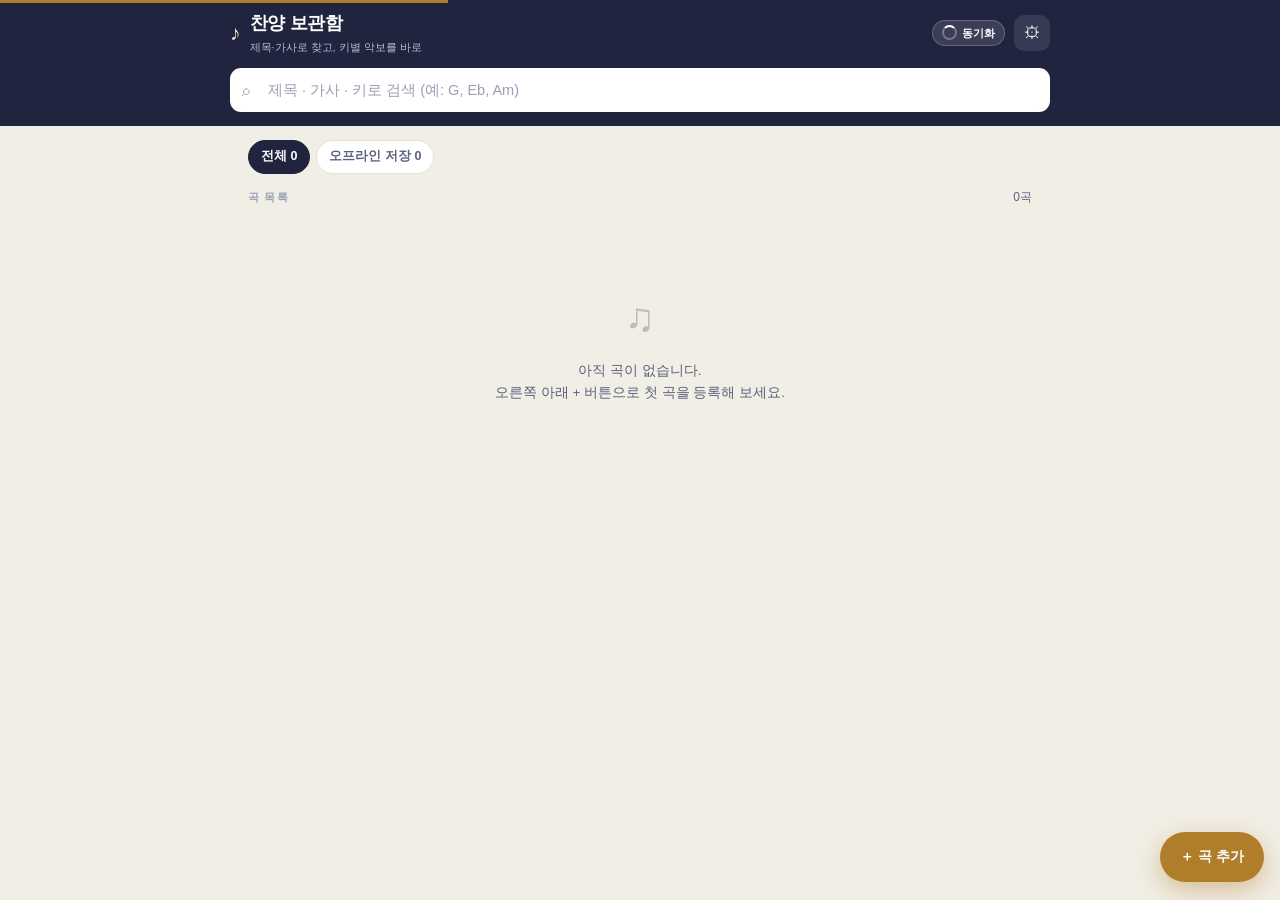
<file: docs/index.html>
<!doctype html>
<html lang="ko">
<head>
<meta charset="utf-8">
<meta name="viewport" content="width=device-width,initial-scale=1,viewport-fit=cover">
<meta name="theme-color" content="#20243F">
<meta name="description" content="찬양 악보와 가사를 제목·가사로 검색하고, 키별 악보를 바로 꺼내 보는 보관함. 저장해 둔 곡은 인터넷 없이도 열립니다.">
<title>찬양 보관함</title>

<link rel="manifest" href="manifest.webmanifest">
<link rel="icon" href="icons/favicon.png">
<link rel="apple-touch-icon" sizes="180x180" href="icons/Icon-180.png">
<meta name="apple-mobile-web-app-capable" content="yes">
<meta name="mobile-web-app-capable" content="yes">
<meta name="apple-mobile-web-app-status-bar-style" content="black-translucent">
<meta name="apple-mobile-web-app-title" content="찬양 보관함">

<meta property="og:type" content="website">
<meta property="og:title" content="찬양 보관함">
<meta property="og:description" content="제목·가사로 찾고, 키별 악보를 바로 꺼내 보는 찬양 보관함">
<meta property="og:image" content="icons/Icon-512.png">
<meta name="og:image:width" content="512">

<link rel="stylesheet" href="assets/app.css">
</head>
<body>
  <div id="prog"></div>
  <header id="hd" class="hd"></header>
  <main id="app" class="wrap"></main>
  <div id="fab"></div>
  <div id="viewer"></div>
  <div id="toast"></div>

  <script src="vendor/supabase.js"></script>
  <script src="config.js"></script>
  <script src="assets/db.js"></script>
  <script src="assets/app.js"></script>
</body>
</html>
</file>
<file: docs/assets/app.css>
/* 찬양 보관함 — 네이비 + 브라스(금색) 테마 (기존 앱 팔레트 유지) */
:root{
  --ink:#20243F; --ink-soft:#5B607D; --ink-faint:#9A9FB5;
  --paper:#FAF8F3; --bg:#F1EEE5; --surface:#fff;
  --brass:#B07D2B; --brass-soft:#F0E3C8; --brass-deep:#8C6018;
  --line:#E7E2D6; --line-soft:#EFEBE1;
  --danger:#A8423A; --ok:#3F7A52;
  --shadow:0 1px 2px rgba(32,36,63,.06), 0 6px 18px rgba(32,36,63,.06);
  --r:14px;
}
*{box-sizing:border-box}
html,body{margin:0;padding:0}
body{
  background:var(--bg); color:var(--ink);
  font:15px/1.55 -apple-system,BlinkMacSystemFont,"Apple SD Gothic Neo","Pretendard",
       "Malgun Gothic","맑은 고딕",Segoe UI,Roboto,sans-serif;
  -webkit-text-size-adjust:100%;
  overscroll-behavior-y:none;
}
button,input,textarea,select{font:inherit;color:inherit}
button{cursor:pointer;border:none;background:none}
a{color:var(--brass-deep)}

/* ── 헤더 ───────────────────────────────────────────────────────────── */
.hd{
  position:sticky; top:0; z-index:50; background:var(--ink); color:#fff;
  padding:calc(10px + env(safe-area-inset-top)) 16px 14px;
}
.hd-row{display:flex;align-items:center;gap:9px;max-width:820px;margin:0 auto}
.hd-note{font-size:21px;color:var(--brass-soft);line-height:1}
.hd-t{font-size:18px;font-weight:800;letter-spacing:-.3px}
.hd-s{font-size:11px;color:#B9B9CC;margin-top:1px}
.hd-grow{flex:1;min-width:0}
.hd-btn{
  width:36px;height:36px;border-radius:10px;display:grid;place-items:center;
  color:#fff;font-size:17px;background:rgba(255,255,255,.10);
}
.hd-btn:active{background:rgba(255,255,255,.22)}
.badge{
  display:inline-flex;align-items:center;gap:5px;padding:4px 9px;border-radius:999px;
  font-size:10.5px;font-weight:700;white-space:nowrap;
  background:rgba(255,255,255,.12);border:1px solid rgba(255,255,255,.22);color:#fff;
}
.badge.live{background:rgba(63,122,82,.28);border-color:rgba(120,220,150,.45)}
.badge .dot{width:6px;height:6px;border-radius:50%;background:currentColor}
.badge.live .dot{background:#7FE0A0;animation:pulse 2s ease-in-out infinite}
@keyframes pulse{0%,100%{opacity:1}50%{opacity:.35}}

.search{position:relative;margin:12px auto 0;max-width:820px}
.search input{
  width:100%;padding:11px 38px 11px 38px;border:none;border-radius:11px;
  background:#fff;color:var(--ink);font-size:14.5px;
}
.search input::placeholder{color:var(--ink-faint)}
.search .ico{position:absolute;left:12px;top:50%;transform:translateY(-50%);
  color:var(--ink-faint);font-size:15px;pointer-events:none}
.search .clr{position:absolute;right:6px;top:50%;transform:translateY(-50%);
  width:28px;height:28px;border-radius:8px;color:var(--ink-faint);font-size:16px}

/* ── 레이아웃 ───────────────────────────────────────────────────────── */
.wrap{max-width:820px;margin:0 auto;padding:14px 14px calc(96px + env(safe-area-inset-bottom))}
.bar{display:flex;align-items:center;justify-content:space-between;gap:10px;padding:2px 4px 10px}
.bar h2{margin:0;font-size:11px;font-weight:800;letter-spacing:1.2px;color:var(--ink-faint)}
.bar .cnt{font-size:12px;color:var(--ink-soft)}

.chips{display:flex;gap:6px;overflow-x:auto;padding:0 4px 12px;scrollbar-width:none}
.chips::-webkit-scrollbar{display:none}
.chip{
  flex:0 0 auto;padding:6px 12px;border-radius:999px;font-size:12.5px;font-weight:600;
  background:var(--surface);border:1px solid var(--line);color:var(--ink-soft);
}
.chip[aria-pressed="true"]{background:var(--ink);border-color:var(--ink);color:#fff}
.chips.wrap{flex-wrap:wrap;overflow:visible;padding:0 0 10px}
.arr .step button{font-size:11px;line-height:1;padding:0 2px;color:var(--ink-faint)}

.card{background:var(--surface);border:1px solid var(--line);border-radius:var(--r);box-shadow:var(--shadow)}
.list{display:flex;flex-direction:column;gap:8px}
.item{display:flex;align-items:center;gap:12px;width:100%;text-align:left;padding:13px 14px;
  background:var(--surface);border:1px solid var(--line);border-radius:var(--r);box-shadow:var(--shadow)}
.item:active{background:var(--paper)}
.item .ttl{display:block;font-size:15.5px;font-weight:700;letter-spacing:-.2px;
  overflow:hidden;text-overflow:ellipsis;white-space:nowrap}
.item .sub{display:flex;align-items:center;gap:7px;margin-top:5px;flex-wrap:wrap}
.item .cmp{font-size:11.5px;color:var(--ink-soft);max-width:45%;
  overflow:hidden;text-overflow:ellipsis;white-space:nowrap}
.item .arrow{color:var(--ink-faint);font-size:18px;flex:0 0 auto}
.hit{margin-top:6px;font-size:11.5px;color:var(--ink-soft);line-height:1.5;
  display:-webkit-box;-webkit-line-clamp:2;-webkit-box-orient:vertical;overflow:hidden}
.hit mark{background:var(--brass-soft);color:var(--brass-deep);border-radius:3px;padding:0 1px}

.k{display:inline-block;padding:2px 7px;border-radius:6px;font-size:10.5px;font-weight:800;
  background:var(--brass-soft);color:var(--brass-deep);border:1px solid #E4D3AE}
.k.on{background:var(--brass);color:#fff;border-color:var(--brass)}
.save-dot{font-size:11px;color:var(--ok);font-weight:700}

.empty{text-align:center;padding:70px 26px;color:var(--ink-soft)}
.empty .big{font-size:40px;opacity:.35}
.empty p{margin:12px 0 0;font-size:13.5px;line-height:1.6;white-space:pre-line}

/* ── 상세 ───────────────────────────────────────────────────────────── */
.sec{margin-bottom:16px;padding:16px}
.sec-h{display:flex;align-items:center;justify-content:space-between;gap:10px;margin-bottom:12px}
.sec-h h3{margin:0;font-size:11px;font-weight:800;letter-spacing:1.2px;color:var(--ink-faint)}
.title-xl{font-size:23px;font-weight:800;letter-spacing:-.5px;margin:0 0 6px}
.meta-row{font-size:13px;color:var(--ink-soft)}
.tags{display:flex;flex-wrap:wrap;gap:5px;margin-top:9px}
.tag{padding:3px 9px;border-radius:999px;font-size:11.5px;background:var(--paper);
  border:1px solid var(--line);color:var(--ink-soft)}

.keybar{display:flex;gap:8px;overflow-x:auto;padding-bottom:4px;scrollbar-width:none}
.keybar::-webkit-scrollbar{display:none}
.keybtn{flex:0 0 auto;width:60px;padding:9px 0;border-radius:12px;text-align:center;
  background:var(--paper);border:1.4px solid var(--line)}
.keybtn[aria-pressed="true"]{background:#fff;border-color:var(--brass);
  box-shadow:0 3px 10px rgba(176,125,43,.20)}
.keybtn b{display:block;font-size:18px;font-weight:800}
.keybtn span{display:block;font-size:9.5px;font-weight:700;color:var(--ink-faint);margin-top:2px}
.keybtn[aria-pressed="true"] span{color:var(--brass-deep)}

.pg{margin-top:14px}
.pg-lab{font-size:11px;font-weight:800;color:var(--brass-deep);margin-bottom:6px}
.sheet{width:100%;min-height:150px;background:var(--paper);border:1px solid var(--line);
  border-radius:12px;overflow:hidden;display:grid;place-items:center}
.sheet img{width:100%;display:block}
.sheet canvas{width:100%;display:block}
.ph{padding:34px 16px;text-align:center;color:var(--ink-soft);font-size:12.5px;
  line-height:1.6;white-space:pre-line}

.lyr-part{padding:12px 0;border-top:1px solid var(--line-soft)}
.lyr-part:first-child{border-top:none;padding-top:0}
.lyr-lab{font-size:11px;font-weight:800;color:var(--brass-deep);letter-spacing:.4px;margin-bottom:5px}
.lyr-txt{white-space:pre-wrap;font-size:15px;line-height:1.75}
.arr{display:flex;flex-wrap:wrap;gap:6px}
.arr .step{display:inline-flex;align-items:center;gap:6px;padding:5px 10px;border-radius:999px;
  background:var(--paper);border:1px solid var(--line);font-size:12px;font-weight:600}
.arr .step i{font-style:normal;color:var(--ink-faint);font-size:10.5px}

/* ── 버튼 ───────────────────────────────────────────────────────────── */
.btn{display:inline-flex;align-items:center;justify-content:center;gap:6px;
  padding:9px 14px;border-radius:10px;font-size:13px;font-weight:700;
  background:var(--paper);border:1px solid var(--line);color:var(--ink)}
.btn:active{transform:translateY(1px)}
.btn.pri{background:var(--brass);border-color:var(--brass);color:#fff}
.btn.dark{background:var(--ink);border-color:var(--ink);color:#fff}
.btn.dgr{color:var(--danger);border-color:#E8CFCC;background:#FCF4F3}
.btn.sm{padding:6px 10px;font-size:12px;border-radius:9px}
.btn:disabled{opacity:.45}
.btnrow{display:flex;flex-wrap:wrap;gap:8px}
.fab{position:fixed;right:16px;bottom:calc(18px + env(safe-area-inset-bottom));z-index:40;
  padding:14px 20px;border-radius:999px;background:var(--brass);color:#fff;
  font-weight:800;font-size:14px;box-shadow:0 8px 24px rgba(176,125,43,.42)}

.toggle{display:flex;align-items:center;gap:10px;width:100%;padding:12px 14px;
  border-radius:12px;background:var(--paper);border:1px solid var(--line);text-align:left}
.toggle.on{background:#F2F8F4;border-color:#CBE3D4}
.toggle .t1{display:block;font-size:13.5px;font-weight:700}
.toggle .t2{display:block;font-size:11.5px;color:var(--ink-soft);margin-top:2px}
.toggle .ic{font-size:19px}

/* ── 편집 ───────────────────────────────────────────────────────────── */
label.f{display:block;font-size:11px;font-weight:800;letter-spacing:1px;
  color:var(--ink-faint);margin:14px 0 6px}
.in{width:100%;padding:11px 12px;border-radius:10px;border:1px solid var(--line);
  background:#fff;font-size:14.5px}
.in:focus{outline:2px solid var(--brass-soft);border-color:var(--brass)}
textarea.in{min-height:110px;resize:vertical;line-height:1.7}
.part{border:1px solid var(--line);border-radius:12px;padding:11px;margin-bottom:9px;background:#fff}
.part-h{display:flex;align-items:center;gap:8px;margin-bottom:8px}
.part-h .in{flex:1;padding:7px 10px;font-size:13px;font-weight:700}
.upl{display:flex;align-items:center;gap:9px;padding:10px;border:1px dashed var(--line);
  border-radius:11px;background:var(--paper);margin-bottom:8px}
.upl .nm{flex:1;min-width:0;font-size:12.5px;overflow:hidden;text-overflow:ellipsis;white-space:nowrap}
.upl .sz{font-size:11px;color:var(--ink-faint)}

/* ── 뷰어 / 토스트 / 진행바 ─────────────────────────────────────────── */
.viewer{position:fixed;inset:0;z-index:100;background:#000;display:flex;flex-direction:column}
.viewer-hd{display:flex;align-items:center;gap:10px;padding:calc(8px + env(safe-area-inset-top)) 12px 8px;
  background:var(--ink);color:#fff}
.viewer-hd .vt{flex:1;font-size:13px;overflow:hidden;text-overflow:ellipsis;white-space:nowrap}
.viewer-bd{flex:1;overflow:auto;-webkit-overflow-scrolling:touch;padding:10px;text-align:center}
.viewer-bd img,.viewer-bd canvas{max-width:100%;display:block;margin:0 auto 10px}

#toast{position:fixed;left:50%;bottom:calc(84px + env(safe-area-inset-bottom));transform:translateX(-50%);
  z-index:200;background:var(--ink);color:#fff;padding:11px 17px;border-radius:11px;
  font-size:13px;max-width:88vw;text-align:center;opacity:0;pointer-events:none;
  transition:opacity .18s;box-shadow:0 8px 26px rgba(0,0,0,.28)}
#toast.on{opacity:1}
#prog{position:fixed;left:0;top:0;height:3px;width:0;background:var(--brass);z-index:300;
  transition:width .25s ease}
.spin{width:15px;height:15px;border:2px solid rgba(255,255,255,.3);border-top-color:#fff;
  border-radius:50%;animation:sp .7s linear infinite;display:inline-block}
@keyframes sp{to{transform:rotate(360deg)}}
.sk{background:linear-gradient(90deg,#eee9dd,#f6f3ea,#eee9dd);background-size:200% 100%;
  animation:shim 1.2s linear infinite;border-radius:var(--r);height:70px;margin-bottom:8px}
@keyframes shim{to{background-position:-200% 0}}
.note{padding:11px 13px;border-radius:11px;background:#FFF8E8;border:1px solid #F0E0BC;
  font-size:12.5px;line-height:1.65;color:#6B5316}
.note.warn{background:#FCF4F3;border-color:#E8CFCC;color:#7A3A34}

/* 검색창 지우기 버튼 — 입력값이 있을 때만 보인다 */
.search .clr[hidden]{display:none}
/* 목록 카드 안쪽 블록 */
.item > .hd-grow{display:block}
.toggle > .hd-grow{display:block}
</file>
